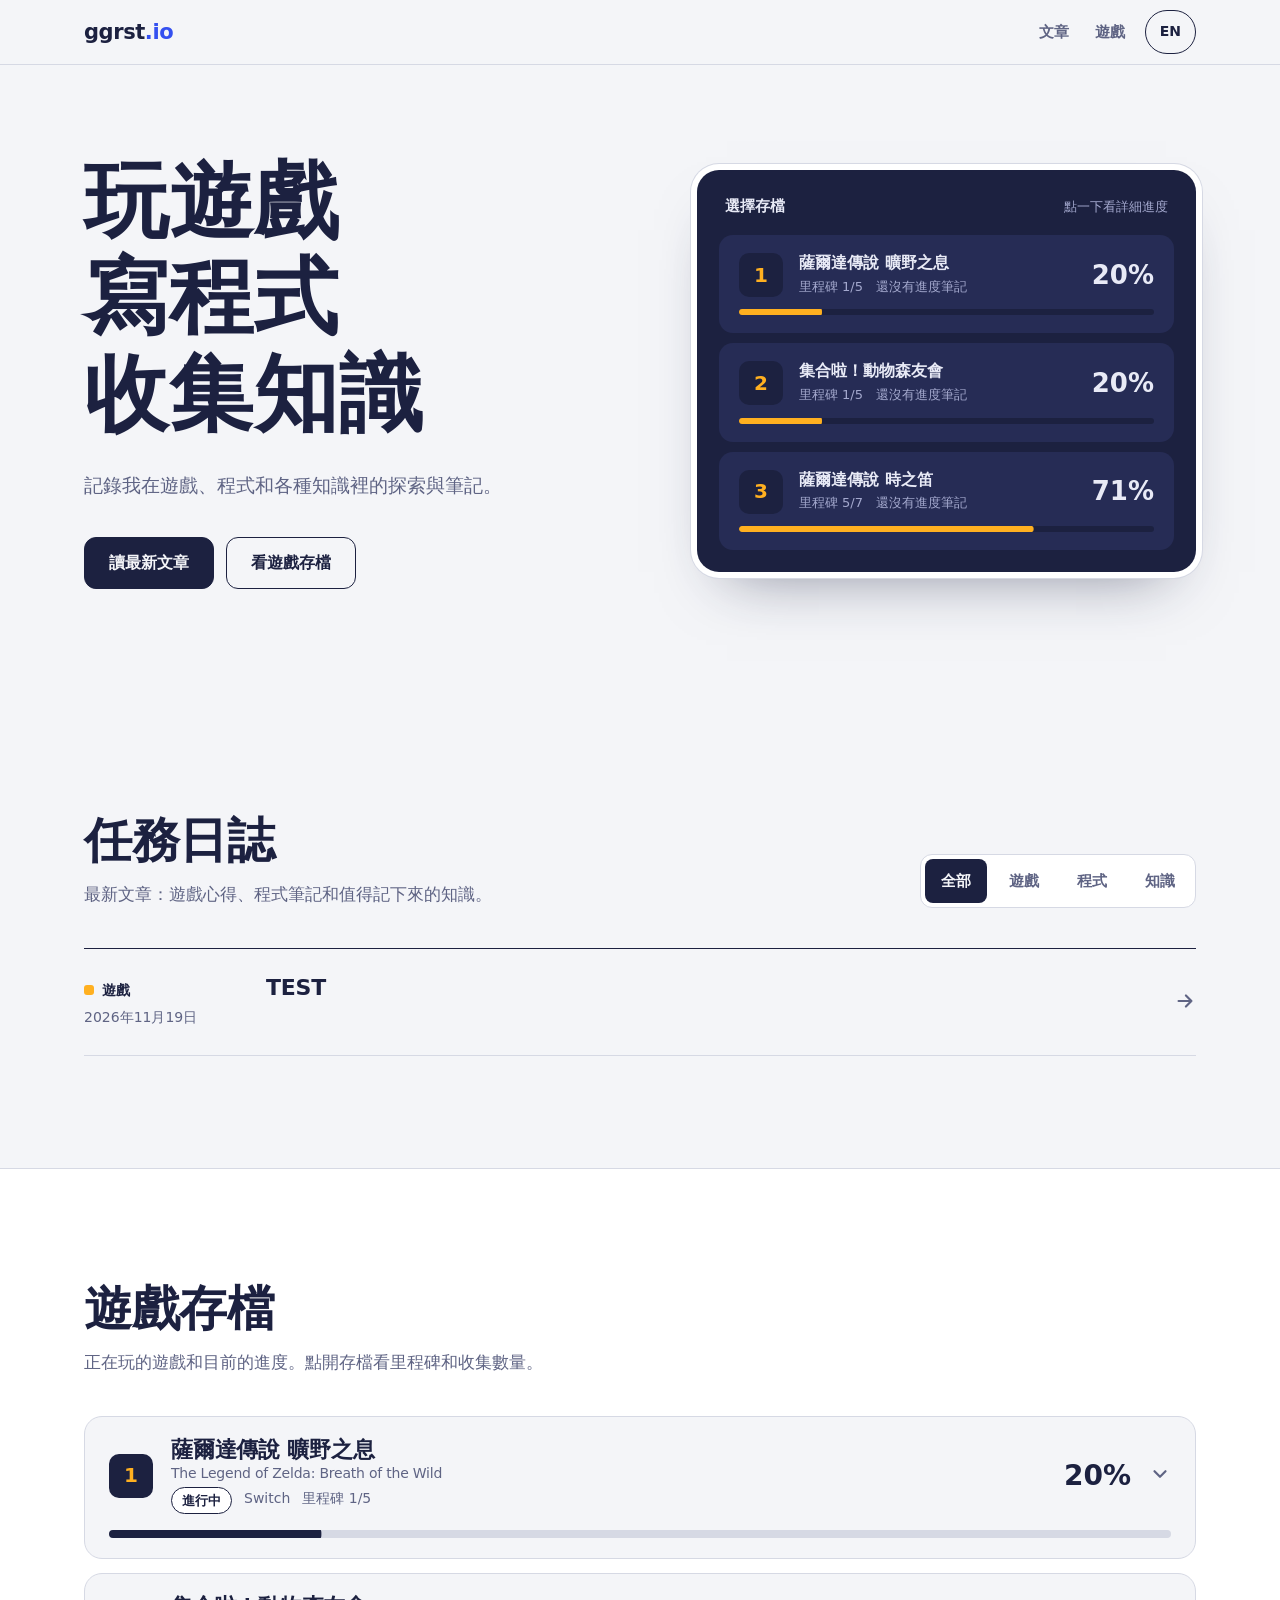
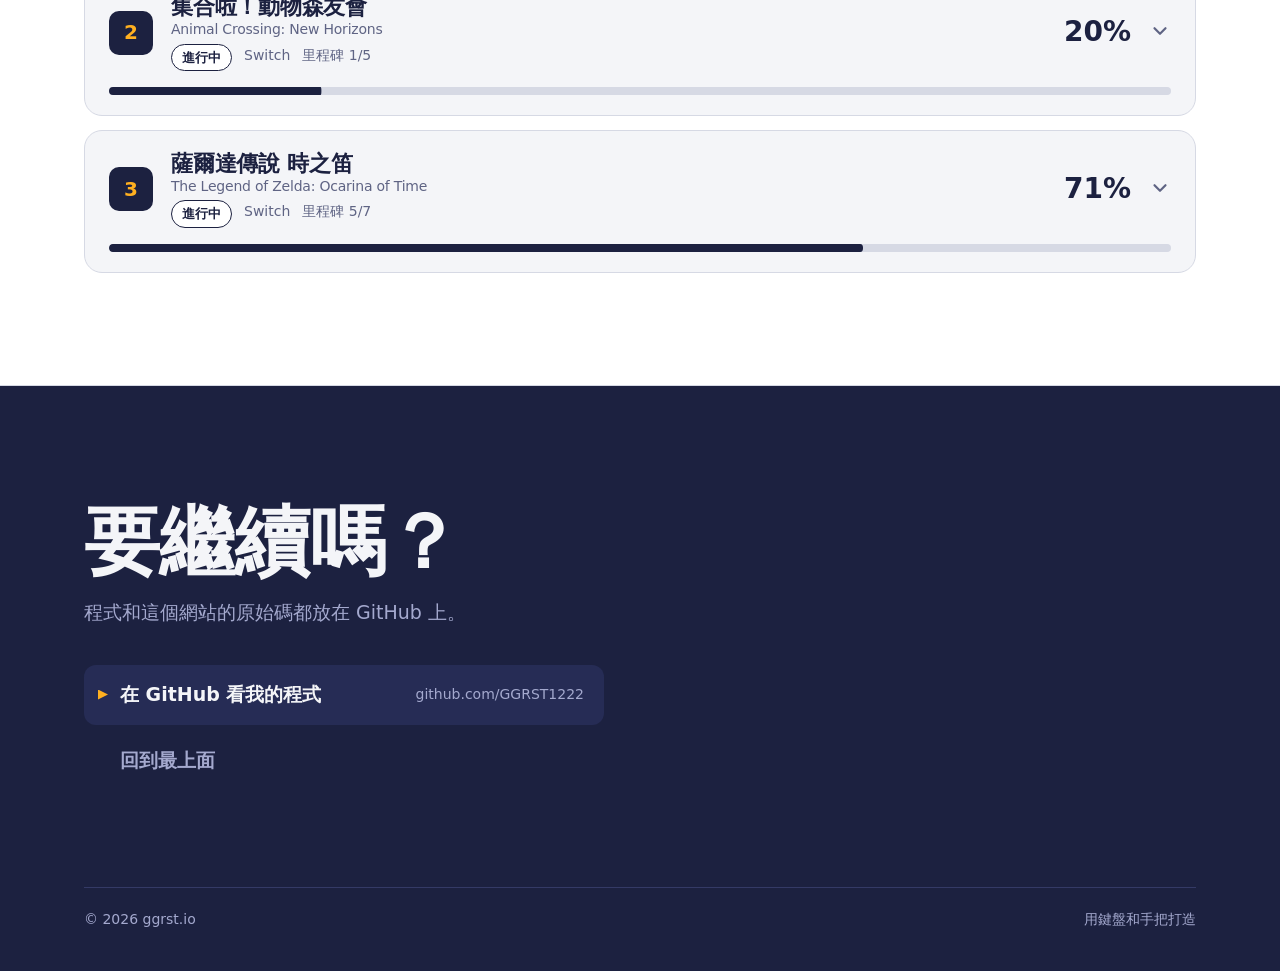
<file: index.html>
<!doctype html>
<html lang="zh-Hant">
<head>
<meta charset="utf-8">
<meta name="viewport" content="width=device-width, initial-scale=1">
<meta http-equiv="Content-Security-Policy" content="default-src 'self'; script-src 'self'; style-src 'self' 'unsafe-inline' https://fonts.googleapis.com; font-src https://fonts.gstatic.com; img-src 'self' data: https:; connect-src 'self' https://api.github.com; object-src 'none'; base-uri 'none'; form-action 'none'">
<title>ggrst.io</title>
<meta name="description" content="ggrst.io：遊戲、程式、知識的部落格與遊戲存檔紀錄">
<link rel="canonical" href="https://ggrst.io/">
<meta property="og:type" content="website">
<meta property="og:site_name" content="ggrst.io">
<meta property="og:locale" content="zh_TW">
<meta property="og:title" content="ggrst.io">
<meta property="og:description" content="遊戲、程式、知識的部落格與遊戲存檔紀錄">
<meta property="og:url" content="https://ggrst.io/">
<meta name="twitter:card" content="summary">
<meta name="theme-color" content="#1C2140">
<link rel="icon" href="assets/favicon.svg" type="image/svg+xml">
<link rel="preconnect" href="https://fonts.googleapis.com">
<link rel="preconnect" href="https://fonts.gstatic.com" crossorigin>
<link href="https://fonts.googleapis.com/css2?family=Archivo:wdth,wght@62..125,400..900&family=Noto+Sans+TC:wght@400;500;700;900&display=swap" rel="stylesheet">
<link rel="stylesheet" href="assets/site.css">
<link rel="alternate" type="application/rss+xml" title="ggrst.io" href="/feed.xml">
<style>
section{padding:112px 0}
h2{font-size:clamp(32px,4vw,48px);font-stretch:112%}
.lede{margin:12px 0 0;max-width:36em;color:var(--mute)}
.sec-head{display:flex;flex-wrap:wrap;align-items:flex-end;justify-content:space-between;gap:20px}

/* hero */
#top{padding:88px 0 112px}
#top .wrap{display:grid;grid-template-columns:minmax(0,1.1fr) minmax(0,1fr);gap:64px;align-items:center}
.hero-l h1{font-size:clamp(46px,6.6vw,92px);font-weight:900;font-stretch:118%;line-height:1.04;letter-spacing:-.025em;white-space:pre-line}
:lang(zh-Hant) .hero-l h1{letter-spacing:.01em;line-height:1.14}
.hero-l p{margin:28px 0 0;font-size:19px;max-width:30em;color:var(--mute)}
.hero-links{margin-top:36px;display:flex;flex-wrap:wrap;gap:12px}

/* save-file screen: the one loud element */
.screen{background:var(--screen);color:var(--on-screen);border-radius:22px;padding:22px;box-shadow:0 0 0 6px var(--card),0 0 0 7px var(--line),0 30px 60px -30px rgba(28,33,64,.55)}
.screen-head{display:flex;justify-content:space-between;align-items:baseline;gap:12px;padding:2px 6px 16px;font-weight:700;font-size:15px}
.screen-head small{font-weight:500;color:var(--on-screen-mute);font-size:13px}
.slots{display:flex;flex-direction:column;gap:10px;min-height:120px}
.slot{width:100%;text-align:left;background:var(--screen-2);border:2px solid transparent;border-radius:14px;padding:16px 18px;display:grid;grid-template-columns:auto minmax(0,1fr) auto;gap:2px 16px;align-items:center;color:inherit;transition:border-color .15s ease,transform .2s cubic-bezier(.2,.8,.2,1)}
.slot:hover,.slot:focus-visible{border-color:var(--amber);transform:translateX(4px);outline:none}
.slot .no{grid-row:1/3;width:44px;height:44px;border-radius:10px;background:var(--screen);display:flex;align-items:center;justify-content:center;font-weight:900;font-size:20px;font-stretch:125%;color:var(--amber)}
.slot .nm{font-weight:700;font-size:16px;line-height:1.3;min-width:0}
.slot .pc{grid-row:1/3;grid-column:3;font-weight:900;font-size:26px;font-stretch:90%;font-variant-numeric:tabular-nums}
.slot .pc.done{color:var(--amber)}
a.slot{text-decoration:none}
.slot .go{grid-row:1/3;grid-column:3;color:var(--amber);font-size:22px;display:flex}
.slot .meta{font-size:13px;color:var(--on-screen-mute);min-width:0;white-space:nowrap;overflow:hidden;text-overflow:ellipsis}
.slot .sbar{grid-column:1/4;height:6px;border-radius:99px;background:var(--screen);overflow:hidden;margin-top:10px}
.slot .sbar i,.gbar i{display:block;height:100%;background:var(--amber);border-radius:99px;transform-origin:left;transform:scaleX(0);transition:transform .9s cubic-bezier(.2,.8,.2,1)}
.screen-msg{margin:0;padding:18px 8px;color:var(--on-screen-mute);font-size:15px}
.screen-msg button,.state button{margin-left:8px;min-height:44px;padding:0 14px;border-radius:10px;border:1.5px solid currentColor;background:transparent;font-weight:700}

/* quest log (posts) */
.filters{display:flex;flex-wrap:wrap;gap:6px;padding:4px;background:var(--card);border:1px solid var(--line);border-radius:12px}
.filters button{min-height:44px;padding:0 16px;background:none;border:none;border-radius:8px;font-weight:700;font-size:15px;color:var(--mute)}
.filters button:hover{color:var(--ink)}
.filters button[aria-pressed="true"]{background:var(--ink);color:var(--paper)}
.quests{margin:40px 0 0;padding:0;list-style:none;border-top:1.5px solid var(--ink)}
.quest{border-bottom:1px solid var(--line)}
.quest a{text-decoration:none;display:grid;grid-template-columns:150px minmax(0,1fr) auto;gap:6px 32px;align-items:baseline;padding:26px 0}
.quest .when{display:flex;flex-direction:column;gap:4px;font-size:14px;color:var(--mute)}
.cat{display:inline-flex;align-items:center;gap:8px;font-weight:700;color:var(--ink)}
.cat i{width:10px;height:10px;border-radius:3px;flex:none}
.cat i.know{background:transparent;border:2px solid var(--ink)}
.quest h3{font-size:22px;font-weight:700}
.quest p{margin:6px 0 0;color:var(--mute);font-size:16px;max-width:60ch}
.quest .go{align-self:center;color:var(--mute);font-size:22px;transition:transform .2s cubic-bezier(.2,.8,.2,1),color .15s ease}
.quest a:hover h3{color:var(--cobalt)}
.quest a:hover .go{color:var(--cobalt);transform:translateX(4px)}
.state{margin:0;padding:32px 0;border-bottom:1px solid var(--line);color:var(--mute)}
.state a{color:var(--cobalt);font-weight:700}

/* save files (games) */
#games{background:var(--card);border-block:1px solid var(--line)}
.saves{margin-top:40px;display:flex;flex-direction:column;gap:14px}
.save{border:1px solid var(--line);border-radius:18px;background:var(--paper);scroll-margin-top:calc(var(--hdr) + 16px)}
.save.flash{animation:flash 1.4s cubic-bezier(.2,.8,.2,1)}
@keyframes flash{0%,35%{box-shadow:0 0 0 3px var(--amber)}100%{box-shadow:0 0 0 0 transparent}}
.save summary{list-style:none;cursor:pointer;display:grid;grid-template-columns:auto minmax(0,1fr) auto auto;gap:4px 18px;align-items:center;padding:20px 24px;border-radius:18px}
.save summary::-webkit-details-marker{display:none}
.save summary:hover .chev{color:var(--ink)}
.save .no{width:44px;height:44px;border-radius:10px;background:var(--ink);color:var(--amber);display:flex;align-items:center;justify-content:center;font-weight:900;font-size:20px;font-stretch:125%}
.save h3{font-size:22px}
.save .alt{display:block;margin-top:2px;font-size:14px;color:var(--mute);font-weight:500}
.save .info{display:flex;flex-wrap:wrap;gap:6px 12px;margin-top:6px;font-size:14px;color:var(--mute)}
.status{font-weight:700;font-size:13px;padding:2px 10px;border-radius:99px;background:var(--card);border:1px solid var(--line);color:var(--ink)}
.status.go{border-color:var(--ink)}
.status.done{background:var(--amber);border-color:var(--amber)}
.status.private{border-style:dashed;color:var(--mute)}
.save .pc{font-weight:900;font-size:28px;font-stretch:90%;font-variant-numeric:tabular-nums}
.chev{color:var(--mute);font-size:22px;transition:transform .25s cubic-bezier(.2,.8,.2,1)}
.save[open] .chev{transform:rotate(180deg)}
.gbar{grid-column:1/-1;height:8px;border-radius:99px;background:var(--line);overflow:hidden;margin-top:12px}
.gbar i{background:var(--ink)}
.gbar.done i{background:var(--amber)}
.save-body{padding:4px 24px 28px;display:grid;grid-template-columns:minmax(0,1fr) minmax(0,1fr);gap:28px 48px}
.group-t{font-weight:700;font-size:14px;color:var(--mute);margin:0 0 8px}
.ms{list-style:none;margin:0;padding:0;display:flex;flex-direction:column;gap:2px}
.ms li{display:flex;align-items:flex-start;gap:12px;padding:6px 0}
.box{flex:none;margin-top:3px;width:22px;height:22px;border:1.5px solid var(--ink);border-radius:6px;background:var(--card);display:flex;align-items:center;justify-content:center}
.ms li.done .box{background:var(--ink)}
.ms li.done .lbl{color:var(--mute)}
.coll{display:flex;flex-direction:column;gap:12px}
.crow{display:grid;grid-template-columns:minmax(0,1fr) auto;gap:6px 12px;align-items:baseline}
.crow b{font-variant-numeric:tabular-nums}
.crow .mini{grid-column:1/-1;height:4px;border-radius:99px;background:var(--line);overflow:hidden}
.crow .mini i{display:block;height:100%;background:var(--cobalt);transform-origin:left}
.related{margin:0;padding:0;list-style:none;display:grid;gap:6px}
.related a{display:flex;justify-content:space-between;gap:12px;align-items:baseline;min-height:44px;padding:10px 14px;border-radius:10px;background:var(--card);border:1px solid var(--line);font-weight:700;text-decoration:none}
.related a:hover{border-color:var(--cobalt);color:var(--cobalt)}
.related time{flex:none;font-size:13px;font-weight:500;color:var(--mute)}
.note{margin:22px 0 0;padding:14px 16px;border-radius:12px;background:var(--card);border:1px solid var(--line);white-space:pre-line}
.save-map{grid-column:1/-1}

/* map */
.map-head{display:flex;flex-wrap:wrap;justify-content:space-between;align-items:flex-end;gap:12px 16px;margin-bottom:14px;padding-top:24px;border-top:1px solid var(--line)}
.map-head h4{margin:0;font-size:20px}
.tally{font-weight:800;font-size:16px;padding:6px 14px;border-radius:10px;background:var(--ink);color:var(--paper)}
.tally b{color:var(--amber);font-variant-numeric:tabular-nums}
.ext{display:inline-flex;align-items:center;gap:6px;min-height:44px;font-weight:700;font-size:15px;color:var(--cobalt)}
.map{display:grid;grid-template-columns:repeat(6,minmax(0,1fr));grid-template-rows:repeat(5,minmax(92px,auto));grid-template-areas:'hebra hebra woodland woodland eldin akkala' 'tabantha tabantha ridgeland central eldin akkala' 'gerudo gerudo plateau central lanayru lanayru' 'gerudo gerudo plateau dueling hateno hateno' 'wasteland wasteland lake lake faron faron';gap:6px}
.reg{border:1px solid var(--line);border-radius:10px;padding:10px 12px;display:flex;flex-direction:column;justify-content:space-between;gap:6px;background:var(--card)}
.reg[data-s="1"]{background:var(--amber);border-color:var(--amber)}
.reg[data-s="2"]{background:var(--ink);border-color:var(--ink);color:var(--paper)}
.reg .nm{font-weight:800;font-size:16px;line-height:1.2}
.reg .sb{display:block;font-size:13px;font-weight:500;opacity:.8}
.reg .st{display:flex;flex-wrap:wrap;align-items:center;gap:6px;font-weight:600;font-size:13px}
.mark{font-weight:700;font-size:12px;padding:0 7px;border-radius:99px;border:1px solid currentColor}
.legend{margin-top:14px;display:flex;flex-wrap:wrap;align-items:center;gap:8px 18px;font-size:14px}
.legend span{display:flex;align-items:center;gap:8px}
.sw{width:14px;height:14px;border-radius:4px;border:1.5px solid var(--mute)}
.legend .fine{color:var(--mute)}

/* continue screen */
#continue{background:var(--ink);color:var(--paper);padding-bottom:40px}
#continue h2{font-size:clamp(40px,6vw,76px);font-stretch:120%;font-weight:900}
#continue .lede{color:var(--on-screen-mute);font-size:19px}
.menu{margin:36px 0 0;padding:0;list-style:none;display:flex;flex-direction:column;gap:6px;max-width:520px}
.menu a{position:relative;display:flex;align-items:center;justify-content:space-between;gap:16px;min-height:60px;padding:0 20px 0 36px;border-radius:12px;text-decoration:none;font-weight:700;font-size:19px;color:var(--on-screen-mute);transition:background .15s ease,color .15s ease}
.menu a::before{content:"";position:absolute;left:14px;top:50%;width:10px;height:10px;margin-top:-5px;background:var(--amber);clip-path:polygon(0 0,100% 50%,0 100%);opacity:0;transform:translateX(-4px);transition:opacity .15s ease,transform .2s cubic-bezier(.2,.8,.2,1)}
.menu a:hover,.menu a:focus-visible,.menu li:first-child a{background:var(--screen-2);color:var(--paper)}
.menu a:hover::before,.menu a:focus-visible::before,.menu li:first-child a::before{opacity:1;transform:none}
.menu a:focus-visible{outline-color:var(--amber)}
.menu small{font-weight:500;font-size:14px;color:var(--on-screen-mute)}
footer{margin-top:96px;padding-top:20px;border-top:1px solid #343A66;display:flex;flex-wrap:wrap;justify-content:space-between;gap:12px;font-size:14px;color:var(--on-screen-mute)}

/* responsive */
@media (max-width:900px){
  section{padding:80px 0}
  #top{padding:48px 0 80px}
  #top .wrap{grid-template-columns:minmax(0,1fr);gap:44px}
  .save-body{grid-template-columns:minmax(0,1fr)}
}
@media (max-width:640px){
  .quest a{grid-template-columns:minmax(0,1fr) auto;gap:6px 16px}
  .quest .when{grid-column:1/-1;flex-direction:row;gap:14px}
  .quest .go{grid-column:2;grid-row:2}
  .slot{padding:14px}
  .save summary{grid-template-columns:auto minmax(0,1fr) auto;padding:16px}
  .save .pc{font-size:22px}
  .chev{display:none}
  .save-body{padding:4px 16px 22px}
  .map{grid-template-columns:repeat(2,minmax(0,1fr));grid-template-areas:none;grid-template-rows:none}
  .reg{grid-area:auto!important;min-height:80px}
}
</style>
</head>
<body>
<a class="skip" href="#main" data-i="skip">跳到主內容</a>

<header class="site-head" id="hdr">
<div class="wrap">
<a href="#top" class="logo" aria-label="ggrst.io">ggrst<span>.io</span></a>
<nav class="site-nav" aria-label="主選單" data-i-aria="navAria">
<a href="#posts" data-i="navPosts">文章</a>
<a href="#games" data-i="navGames" id="navGamesLink" hidden>遊戲</a>
<button class="lang-btn" id="langBtn" type="button" lang="en" aria-label="Switch to English">EN</button>
</nav>
</div>
</header>

<main id="main" tabindex="-1">
<section id="top">
<div class="wrap">
<div class="hero-l">
<h1 data-i="heroTitle">玩遊戲
寫程式
收集知識</h1>
<p data-i="heroSub">記錄我在遊戲、程式和各種知識裡的探索與筆記。</p>
<div class="hero-links">
<a href="#posts" class="btn btn-solid" id="cta1" data-i="cta1">讀最新文章</a>
<a href="#games" class="btn btn-line" id="cta2" data-i="cta2" hidden>看遊戲存檔</a>
</div>
</div>
<div class="screen">
<div class="screen-head"><span id="slotsTitle">最新日誌</span><small id="slotsHint">點一下開始閱讀</small></div>
<div class="slots" id="slots" aria-busy="true">
<noscript><p class="screen-msg">最新日誌需要 JavaScript 才能顯示，可以直接看下面的任務日誌。</p></noscript>
</div>
</div>
</div>
</section>

<section id="posts">
<div class="wrap">
<div class="sec-head">
<div>
<h2 data-i="postsTitle">任務日誌</h2>
<p class="lede" data-i="postsSub">最新文章：遊戲心得、程式筆記和值得記下來的知識。</p>
</div>
<div class="filters" id="filters" role="group" hidden></div>
</div>
<ul class="quests" id="postList" aria-live="polite"></ul>
</div>
</section>

<section id="games" hidden>
<div class="wrap">
<h2 data-i="gamesTitle">遊戲存檔</h2>
<p class="lede" data-i="gamesSub">正在玩的遊戲和目前的進度。點開存檔看里程碑和收集數量。</p>
<div class="saves" id="saves"></div>
</div>
</section>

<section id="continue">
<div class="wrap">
<h2 data-i="contTitle">要繼續嗎？</h2>
<p class="lede" data-i="contSub">程式和這個網站的原始碼都放在 GitHub 上。</p>
<ul class="menu">
<li><a href="https://github.com/GGRST1222" rel="me noopener" target="_blank"><span data-i="contGh">在 GitHub 看我的程式</span><small>github.com/GGRST1222<span class="sr" data-i="newTab">（在新分頁開啟）</span></small></a></li>
<li><a href="#top"><span data-i="contTop">回到最上面</span></a></li>
</ul>
<footer><span>© 2026 ggrst.io</span><span data-i="footer">用鍵盤和手把打造</span></footer>
</div>
</section>
</main>

<script src="assets/site-data.js"></script>
<script src="assets/home.js"></script>
</body>
</html>
</file>
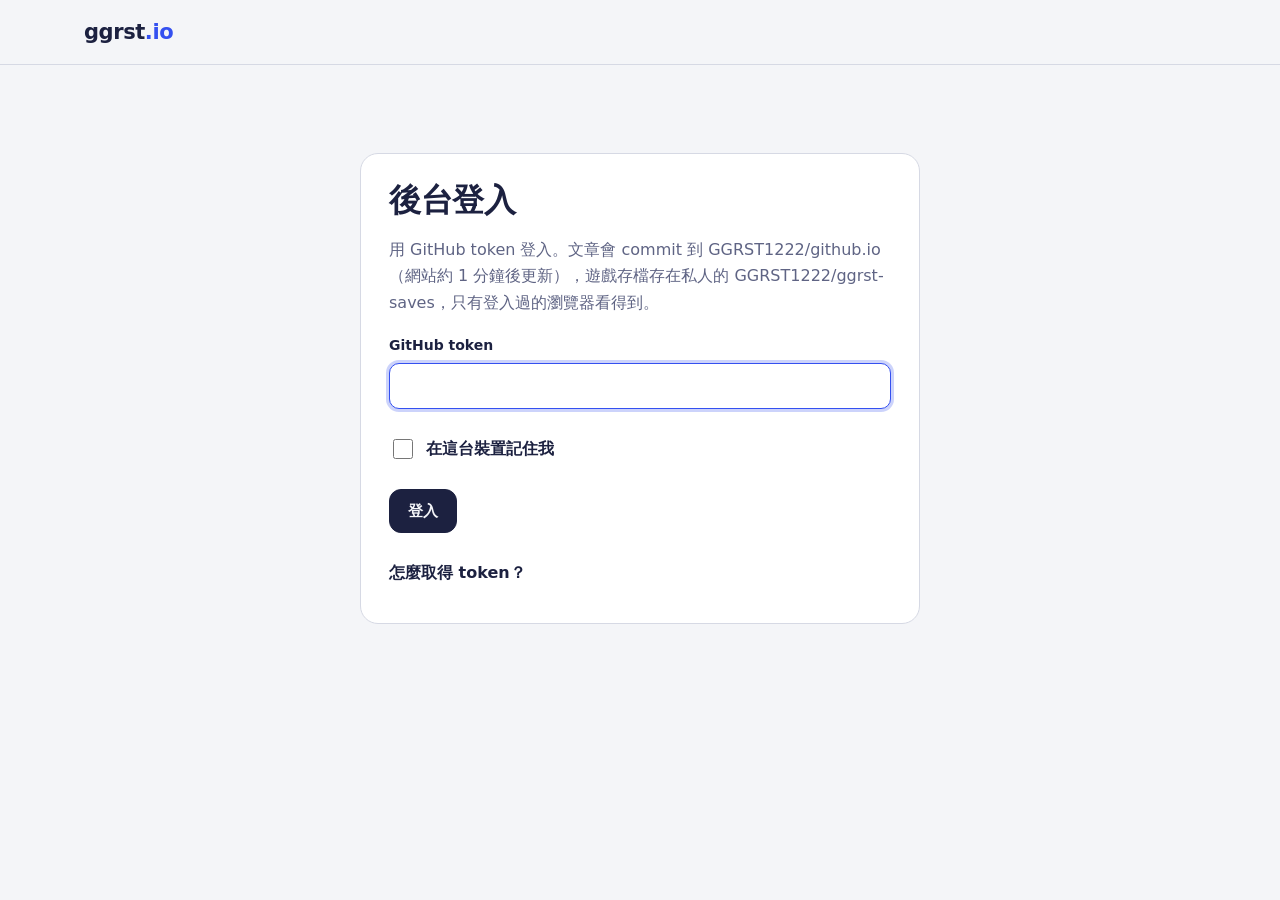
<file: admin/index.html>
<!doctype html>
<html lang="zh-Hant">
<head>
<meta charset="utf-8">
<meta name="viewport" content="width=device-width, initial-scale=1">
<meta http-equiv="Content-Security-Policy" content="default-src 'none'; script-src 'self'; style-src 'self' 'unsafe-inline' https://fonts.googleapis.com; font-src https://fonts.gstatic.com; connect-src https://api.github.com; img-src 'self' data: blob: https:; base-uri 'none'; form-action 'none'">
<meta name="referrer" content="no-referrer">
<meta name="robots" content="noindex, nofollow">
<title>後台 · ggrst.io</title>
<link rel="icon" href="../assets/favicon.svg" type="image/svg+xml">
<link rel="preconnect" href="https://fonts.googleapis.com">
<link rel="preconnect" href="https://fonts.gstatic.com" crossorigin>
<link href="https://fonts.googleapis.com/css2?family=Archivo:wdth,wght@62..125,400..900&family=Noto+Sans+TC:wght@400;500;700;900&display=swap" rel="stylesheet">
<link rel="stylesheet" href="../assets/site.css">
<link rel="stylesheet" href="../assets/prose.css">
<style>
body{font-size:16px}
.admin{max-width:980px;margin:0 auto;padding:40px 24px 120px}
h1{font-size:32px;font-stretch:112%}
h2{font-size:22px}
.muted{color:var(--mute)}
.panel{background:var(--card);border:1px solid var(--line);border-radius:18px;padding:28px}
.login{max-width:560px;margin:48px auto 0}
.login ol{padding-left:1.3em;margin:12px 0 0}
.login li{margin:4px 0}
.login a{color:var(--cobalt);font-weight:600}
label.f{display:flex;flex-direction:column;gap:6px;font-weight:700;font-size:14px}
label.f .hint{font-weight:500;color:var(--mute)}
input[type=text],input[type=password],input[type=date],input[type=number],textarea,select{width:100%;min-height:44px;padding:9px 12px;border:1px solid var(--line);border-radius:10px;background:var(--card);font-size:16px;font-weight:500}
textarea{line-height:1.6;resize:vertical}
textarea.md{min-height:360px;font-family:ui-monospace,SFMono-Regular,Consolas,monospace;font-size:15px}
input:focus,textarea:focus,select:focus{border-color:var(--cobalt);outline:none;box-shadow:0 0 0 3px color-mix(in srgb,var(--cobalt) 25%,transparent)}
input[aria-invalid=true],textarea[aria-invalid=true]{border-color:var(--danger)}
.err{color:var(--danger);font-weight:600;font-size:14px;margin:0}
.err:empty{display:none}
.chk{display:flex;align-items:center;gap:10px;min-height:44px;font-weight:600}
.chk input{width:20px;height:20px;accent-color:var(--ink)}
.chk .hint{font-weight:500;color:var(--mute)}
.stack{display:flex;flex-direction:column;gap:18px}
.grid2{display:grid;grid-template-columns:minmax(0,1fr) minmax(0,1fr);gap:18px}
.bar{display:flex;flex-wrap:wrap;align-items:center;justify-content:space-between;gap:12px}
.acts{display:flex;flex-wrap:wrap;gap:10px}
.btn{min-height:44px;padding:0 18px;font-size:15px}
.btn-danger{border-color:var(--danger);color:var(--danger)}
.btn-danger:hover{background:var(--danger);color:#fff}
.btn-danger.armed{background:var(--danger);color:#fff}
.tabs{display:flex;gap:4px;padding:4px;background:var(--card);border:1px solid var(--line);border-radius:12px}
.tabs button{min-height:44px;padding:0 18px;border:0;background:none;border-radius:8px;font-weight:700;color:var(--mute)}
.tabs button[aria-selected=true],.tabs button[aria-pressed=true]{background:var(--ink);color:var(--paper)}
.editor{display:flex;flex-direction:column;gap:10px}
.editor-bar{display:flex;flex-wrap:wrap;align-items:flex-end;justify-content:space-between;gap:12px}
.editor-bar .acts{align-items:center}
.editor-hint{margin:0;font-size:14px;color:var(--mute)}
.editor.dropping textarea.md{border-color:var(--cobalt);border-style:dashed;background:color-mix(in srgb,var(--cobalt) 6%,var(--card))}
.panes{display:flex;flex-direction:column;gap:16px}
.editor.split .panes{display:grid;grid-template-columns:minmax(0,1fr) minmax(0,1fr);align-items:start}
.editor.split textarea.md{min-height:70vh}
.editor.split .preview{position:sticky;top:calc(var(--hdr) + 12px);max-height:calc(100vh - var(--hdr) - 24px);overflow:auto}
.admin.wide{max-width:1480px}
.restore{display:flex;flex-wrap:wrap;align-items:center;justify-content:space-between;gap:12px;padding:14px 16px;border-radius:12px;background:color-mix(in srgb,var(--amber) 18%,var(--card));border:1px solid var(--amber)}
.restore p{margin:0;font-weight:600}
.badge{display:inline-block;margin-left:10px;padding:2px 8px;border-radius:999px;border:1px solid var(--mute);color:var(--mute);font-size:12px;font-weight:700;vertical-align:2px}
.badge.on{border-color:var(--cobalt);background:var(--cobalt);color:#fff}
.preview{min-height:360px;padding:24px 28px;border:1px solid var(--line);border-radius:10px;background:var(--card)}
.list{margin:0;padding:0;list-style:none;border-top:1.5px solid var(--ink)}
.list li{display:grid;grid-template-columns:minmax(0,1fr) auto;gap:8px 16px;align-items:center;padding:16px 0;border-bottom:1px solid var(--line)}
.list .t{font-weight:700;font-size:17px;overflow-wrap:anywhere}
.list .s{font-size:14px;color:var(--mute)}
.empty{padding:28px 0;color:var(--mute);border-bottom:1px solid var(--line);margin:0}
fieldset{border:1px solid var(--line);border-radius:14px;padding:18px;margin:0}
legend{font-weight:800;padding:0 6px}
.rows{display:flex;flex-direction:column;gap:10px}
.row{display:grid;gap:8px;align-items:center}
.row.ms{grid-template-columns:auto minmax(0,1fr) minmax(0,1fr) auto}
.row.co{grid-template-columns:minmax(0,1fr) minmax(0,1fr) 96px 96px auto}
.row .x{min-width:44px;min-height:44px;border:1px solid var(--line);border-radius:10px;background:var(--card);color:var(--mute);display:inline-flex;align-items:center;justify-content:center}
.row .x:hover{border-color:var(--danger);color:var(--danger)}
.row-head{display:grid;gap:8px;font-size:13px;font-weight:700;color:var(--mute)}
.towers{display:grid;grid-template-columns:repeat(auto-fill,minmax(180px,1fr));gap:10px}
.toast{position:fixed;left:50%;bottom:24px;transform:translateX(-50%);z-index:40;max-width:calc(100% - 32px);background:var(--ink);color:var(--paper);padding:14px 18px;border-radius:12px;font-weight:600;box-shadow:0 18px 40px -16px rgba(28,33,64,.6)}
.toast.bad{background:var(--danger)}
.toast a{color:var(--amber)}
@media (max-width:720px){
  .admin{padding:24px 16px 96px}
  .panel{padding:20px}
  .preview{padding:18px 16px}
  .grid2{grid-template-columns:minmax(0,1fr)}
  .row.ms{grid-template-columns:auto minmax(0,1fr) auto;padding-bottom:10px;border-bottom:1px solid var(--line)}
  .row.ms .chk{grid-column:1;grid-row:1/3}
  .row.ms > input{grid-column:2}
  .row.ms .x{grid-column:3;grid-row:1/3}
  .row.co{grid-template-columns:minmax(0,1fr) minmax(0,1fr) auto;padding-bottom:10px;border-bottom:1px solid var(--line)}
  .row.co > input{grid-column:1/3}
  .row.co .x{grid-column:3;grid-row:1/4;align-self:start}
  .row.co .nl{position:static;width:auto;height:auto;clip:auto;font-size:13px;font-weight:700;color:var(--mute)}
  .row-head{display:none}
}
</style>
</head>
<body>
<header class="site-head">
<div class="wrap">
<a href="../" class="logo" aria-label="回到 ggrst.io 首頁">ggrst<span>.io</span></a>
<nav class="site-nav" aria-label="後台" id="topnav" hidden>
<a href="../" target="_blank" rel="noopener">看網站</a>
<button class="lang-btn" type="button" id="logout">登出</button>
</nav>
</div>
</header>
<main class="admin" id="app" aria-live="polite">
<noscript><p>後台需要 JavaScript。</p></noscript>
</main>
<div class="toast" id="toast" role="status" hidden></div>
<script src="../assets/vendor/marked.min.js"></script>
<script src="../assets/vendor/purify.min.js"></script>
<script src="../assets/vendor/highlight.min.js"></script>
<script src="../assets/vendor/highlight-powershell.min.js"></script>
<script src="../assets/markdown.js"></script>
<script src="admin.js"></script>
</body>
</html>
</file>
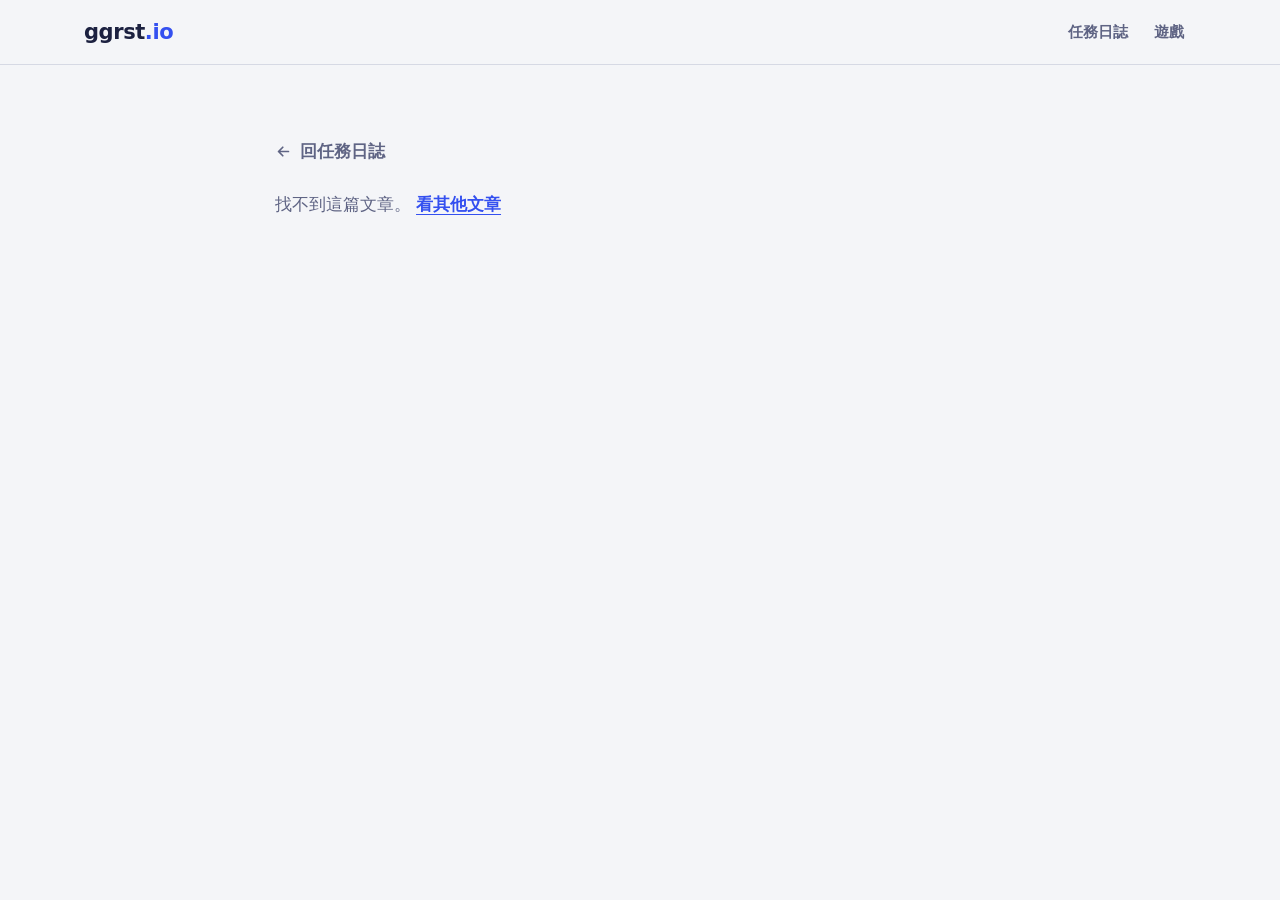
<file: post.html>
<!doctype html>
<html lang="zh-Hant">
<head>
<meta charset="utf-8">
<meta name="viewport" content="width=device-width, initial-scale=1">
<meta http-equiv="Content-Security-Policy" content="default-src 'self'; script-src 'self'; style-src 'self' 'unsafe-inline' https://fonts.googleapis.com; font-src https://fonts.gstatic.com; img-src 'self' data: https:; connect-src 'self' https://api.github.com; object-src 'none'; base-uri 'none'; form-action 'none'">
<title>文章 · ggrst.io</title>
<meta name="theme-color" content="#1C2140">
<link rel="icon" href="/assets/favicon.svg" type="image/svg+xml">
<link rel="preconnect" href="https://fonts.googleapis.com">
<link rel="preconnect" href="https://fonts.gstatic.com" crossorigin>
<link href="https://fonts.googleapis.com/css2?family=Archivo:wdth,wght@62..125,400..900&family=Noto+Sans+TC:wght@400;500;700;900&display=swap" rel="stylesheet">
<link rel="stylesheet" href="/assets/site.css">
<link rel="stylesheet" href="/assets/prose.css">
<link rel="alternate" type="application/rss+xml" title="ggrst.io" href="/feed.xml">
<style>
.post{max-width:72ch;margin:0 auto;padding:64px 24px 120px}
.back{display:inline-flex;align-items:center;gap:8px;min-height:44px;font-weight:700;color:var(--mute);text-decoration:none}
.back:hover{color:var(--cobalt)}
.post-head{margin:24px 0 40px;padding-bottom:28px;border-bottom:1.5px solid var(--ink)}
.post-meta{display:flex;flex-wrap:wrap;gap:8px 16px;align-items:center;font-size:14px;color:var(--mute)}
.cat{display:inline-flex;align-items:center;gap:8px;font-weight:700;color:var(--ink)}
.cat i{width:10px;height:10px;border-radius:3px}
.cat i.know{border:2px solid var(--ink)}
.post h1{margin-top:14px;font-size:clamp(32px,5vw,52px);font-weight:900;font-stretch:112%}
.toc{margin:0 0 36px;padding:16px 20px;border:1px solid var(--line);border-radius:14px;background:var(--card)}
.toc summary{cursor:pointer;min-height:32px;display:flex;align-items:center;font-weight:800}
.toc ol{margin:8px 0 0;padding-left:1.3em;display:grid;gap:4px}
.toc li.sub{margin-left:1.2em;list-style:circle}
.toc a{color:var(--mute);text-decoration:none;font-weight:600}
.toc a:hover{color:var(--cobalt);text-decoration:underline}
.game-card{display:grid;grid-template-columns:minmax(0,1fr) auto;gap:6px 16px;align-items:center;margin:0 0 36px;padding:16px 20px;border-radius:14px;background:var(--screen);color:var(--on-screen);text-decoration:none}
.game-card:hover{background:var(--screen-2)}
.game-card .gk{font-size:12px;font-weight:700;letter-spacing:.08em;text-transform:uppercase;color:var(--on-screen-mute)}
.game-card .gn{font-weight:800;font-size:18px}
.game-card .gp{grid-row:1/3;grid-column:2;font-size:28px;font-weight:900;color:var(--amber)}
.game-card .gb{grid-column:1/3;height:6px;border-radius:3px;background:var(--screen-2);overflow:hidden}
.game-card .gb i{display:block;height:100%;background:var(--amber);transform-origin:left}
.pager{display:grid;grid-template-columns:minmax(0,1fr) minmax(0,1fr);gap:12px;margin-top:56px;padding-top:28px;border-top:1.5px solid var(--ink)}
.pager a{display:flex;flex-direction:column;gap:4px;padding:14px 16px;border:1px solid var(--line);border-radius:12px;background:var(--card);text-decoration:none;min-height:44px}
.pager a:hover{border-color:var(--cobalt)}
.pager .pk{font-size:13px;font-weight:700;color:var(--mute)}
.pager .pt{font-weight:800;overflow-wrap:anywhere}
.pager .next{grid-column:2;text-align:right}
.lightbox{max-width:min(96vw,1400px);max-height:94vh;padding:0;border:0;border-radius:14px;background:transparent}
.lightbox::backdrop{background:rgba(12,14,30,.86)}
.lightbox img{display:block;max-width:100%;max-height:94vh;margin:0 auto;border-radius:14px;cursor:zoom-out}
.lightbox button{position:fixed;top:16px;right:16px;min-width:44px;min-height:44px;border:0;border-radius:999px;background:var(--paper);color:var(--ink);font-size:22px;font-weight:700}
.msg{color:var(--mute)}
.msg a{color:var(--cobalt);font-weight:700}
@media (max-width:640px){.post{padding:40px 16px 96px}.pager{grid-template-columns:minmax(0,1fr)}.pager .next{grid-column:1}}
</style>
</head>
<body>
<a class="skip" href="#main">跳到主內容</a>
<header class="site-head">
<div class="wrap">
<a href="/" class="logo" aria-label="ggrst.io 首頁">ggrst<span>.io</span></a>
<nav class="site-nav" aria-label="主選單">
<a href="/#posts">任務日誌</a>
<a href="/#games">遊戲</a>
</nav>
</div>
</header>
<main id="main" tabindex="-1">
<article class="post">
<a class="back" href="/#posts"><svg class="ico" viewBox="0 0 24 24" fill="none" stroke="currentColor" stroke-width="2.4" stroke-linecap="round" stroke-linejoin="round" aria-hidden="true"><path d="M19 12H5M11 6l-6 6 6 6"/></svg>回任務日誌</a>
<div id="out" aria-live="polite"><p class="msg">讀取文章中…</p></div>
</article>
</main>
<script src="/assets/vendor/marked.min.js"></script>
<script src="/assets/vendor/purify.min.js"></script>
<script src="/assets/vendor/highlight.min.js"></script>
<script src="/assets/vendor/highlight-powershell.min.js"></script>
<script src="/assets/site-data.js"></script>
<script src="/assets/markdown.js"></script>
<script src="/assets/post.js"></script>
</body>
</html>
</file>
<file: assets/site.css>
/* ggrst.io shared tokens + chrome (used by index, post, admin) */
:root{
  --paper:#F4F5F8; --card:#FFFFFF; --ink:#1C2140; --cobalt:#3450F0; --amber:#FFB020;
  --mute:#5F6484; --line:#D6D9E4; --screen:#1C2140; --screen-2:#262C55; --on-screen:#E8EAF6; --on-screen-mute:#A4A9CE;
  --danger:#C42B3B;
  /* code colors, each 7:1 or better on --screen */
  --code-keyword:#FFB020; --code-string:#9EE6B8; --code-number:#FF9EB1; --code-title:#A9B8FF;
  --code-type:#7FD8F0; --code-attr:#FFD38A; --code-meta:#C9B8FF;
  --sans:'Archivo','Noto Sans TC',system-ui,sans-serif;
  --mono:ui-monospace,SFMono-Regular,Consolas,'Noto Sans TC',monospace;
  --hdr:68px;
}
*{box-sizing:border-box}
[hidden]{display:none!important}
html{scroll-behavior:smooth;scroll-padding-top:calc(var(--hdr) + 16px)}
@media (prefers-reduced-motion:reduce){html{scroll-behavior:auto}*,*::before,*::after{transition:none!important;animation:none!important}}
body{margin:0;background:var(--paper);color:var(--ink);font-family:var(--sans);font-size:17px;line-height:1.65;-webkit-font-smoothing:antialiased}
::selection{background:var(--amber);color:var(--ink)}
a{color:inherit;text-underline-offset:4px}
button,input,textarea,select{font:inherit;color:inherit}
button{cursor:pointer}
input,textarea{caret-color:var(--cobalt)}
:focus-visible{outline:3px solid var(--cobalt);outline-offset:3px;border-radius:6px}
.wrap{max-width:1160px;margin:0 auto;padding:0 24px}
h1,h2,h3{margin:0;font-weight:800;letter-spacing:-.01em;line-height:1.15;text-wrap:balance}
.num{font-variant-numeric:tabular-nums}
.sr{position:absolute;width:1px;height:1px;overflow:hidden;clip:rect(0 0 0 0);white-space:nowrap}
.skip{position:absolute;left:16px;top:-60px;z-index:30;background:var(--ink);color:var(--paper);padding:12px 16px;border-radius:8px;font-weight:700;text-decoration:none}
.skip:focus{top:12px}
main:focus{outline:none}

/* header */
.site-head{position:sticky;top:0;z-index:20;background:color-mix(in srgb,var(--paper) 90%,transparent);backdrop-filter:blur(10px);-webkit-backdrop-filter:blur(10px);border-bottom:1px solid var(--line)}
.site-head .wrap{display:flex;align-items:center;justify-content:space-between;gap:12px;min-height:64px}
.logo{text-decoration:none;font-weight:900;font-size:21px;font-stretch:125%;letter-spacing:-.02em;white-space:nowrap}
.logo span{color:var(--cobalt)}
.site-nav{display:flex;align-items:center;gap:2px}
.site-nav a{text-decoration:none;font-weight:600;font-size:15px;min-height:44px;display:inline-flex;align-items:center;padding:0 12px;border-radius:8px;color:var(--mute);white-space:nowrap}
.site-nav a:hover{color:var(--ink);background:var(--card)}
.lang-btn{margin-left:6px;min-height:44px;min-width:44px;padding:0 14px;border:1.5px solid var(--ink);border-radius:999px;background:transparent;font-weight:700;font-size:14px;white-space:nowrap}
.lang-btn:hover{background:var(--ink);color:var(--paper)}

/* buttons */
.btn{text-decoration:none;min-height:52px;padding:0 24px;display:inline-flex;align-items:center;justify-content:center;gap:10px;border-radius:12px;font-weight:700;font-size:16px;border:1.5px solid var(--ink);background:transparent}
.btn-solid{background:var(--ink);color:var(--paper)}
.btn-solid:hover{background:var(--cobalt);border-color:var(--cobalt)}
.btn-line:hover{background:var(--card)}
.btn[disabled]{opacity:.5;cursor:not-allowed}

.ico{width:1em;height:1em;flex:none;vertical-align:-.125em}

@media (max-width:640px){
  .wrap{padding:0 16px}
  .logo{font-size:19px}
  .site-nav a{padding:0 9px;font-size:14px}
  .lang-btn{padding:0 10px;margin-left:2px}
}
</file>
<file: assets/prose.css>
/* Rendered Markdown (post.html and the admin preview) + code colors on the navy code screen */
.prose{font-size:18px;line-height:1.8;overflow-wrap:anywhere}
.prose h2{margin:2em 0 .6em;font-size:28px}
.prose h3{margin:1.6em 0 .5em;font-size:22px}
.prose > :first-child{margin-top:0}
.prose p,.prose ul,.prose ol,.prose blockquote,.prose pre,.prose table{margin:0 0 1.2em}
.prose a{color:var(--cobalt);font-weight:600}
.prose img{max-width:100%;height:auto;border-radius:12px}
.prose blockquote{padding:4px 0 4px 18px;border-left:1px solid var(--ink);color:var(--mute)}
.prose code{font-family:var(--mono);font-size:.88em;background:var(--card);border:1px solid var(--line);border-radius:6px;padding:.1em .4em}
.prose pre{background:var(--screen);color:var(--on-screen);border-radius:14px;padding:18px 20px;overflow-x:auto;overflow-wrap:normal;line-height:1.6}
.prose pre code{background:none;border:0;padding:0;color:inherit;font-size:15px}
.prose pre[data-lang]::before{content:attr(data-lang);display:block;margin-bottom:10px;font-family:var(--sans);font-size:12px;font-weight:700;letter-spacing:.08em;text-transform:uppercase;color:var(--on-screen-mute)}
.prose .code-wrap{position:relative;margin:0 0 1.2em}
.prose .code-wrap pre{margin:0}
.prose .copy{position:absolute;top:10px;right:10px;min-height:32px;min-width:44px;padding:0 12px;border:1px solid var(--screen-2);border-radius:8px;background:var(--screen-2);color:var(--on-screen);font-size:13px;font-weight:700}
.prose .copy:hover{border-color:var(--on-screen-mute)}
.prose .copy:focus-visible{outline-color:var(--amber)}
.prose h2,.prose h3{scroll-margin-top:calc(var(--hdr) + 16px)}
.prose .anchor{margin-left:.35em;color:var(--line);font-weight:700;text-decoration:none;opacity:0;transition:opacity .15s}
.prose h2:hover .anchor,.prose h3:hover .anchor,.prose .anchor:focus-visible{opacity:1;color:var(--cobalt)}
@media (hover:none){.prose .anchor{opacity:1}}
.prose img{cursor:zoom-in}
.prose a img{cursor:pointer}
.prose table{border-collapse:collapse;width:100%;display:block;overflow-x:auto}
.prose th,.prose td{border-bottom:1px solid var(--line);padding:8px 12px;text-align:left}
.prose hr{border:0;border-top:1px solid var(--line);margin:2.4em 0}

/* highlight.js token classes */
.hljs-keyword,.hljs-selector-tag,.hljs-doctag,.hljs-section{color:var(--code-keyword);font-weight:600}
.hljs-string,.hljs-regexp,.hljs-char.escape_,.hljs-addition{color:var(--code-string)}
.hljs-number,.hljs-literal,.hljs-symbol,.hljs-bullet{color:var(--code-number)}
.hljs-title,.hljs-title.function_,.hljs-selector-id,.hljs-selector-class{color:var(--code-title)}
.hljs-type,.hljs-built_in,.hljs-title.class_,.hljs-name{color:var(--code-type)}
.hljs-attr,.hljs-attribute,.hljs-property,.hljs-variable,.hljs-template-variable,.hljs-params{color:var(--code-attr)}
.hljs-meta,.hljs-meta .hljs-keyword{color:var(--code-meta)}
.hljs-comment,.hljs-quote{color:var(--on-screen-mute);font-style:italic}
.hljs-deletion{color:var(--code-number);text-decoration:line-through}
.hljs-emphasis{font-style:italic}
.hljs-strong{font-weight:700}

@media (max-width:640px){.prose{font-size:17px}.prose pre{padding:16px}.prose pre code{font-size:14px}}
</file>
